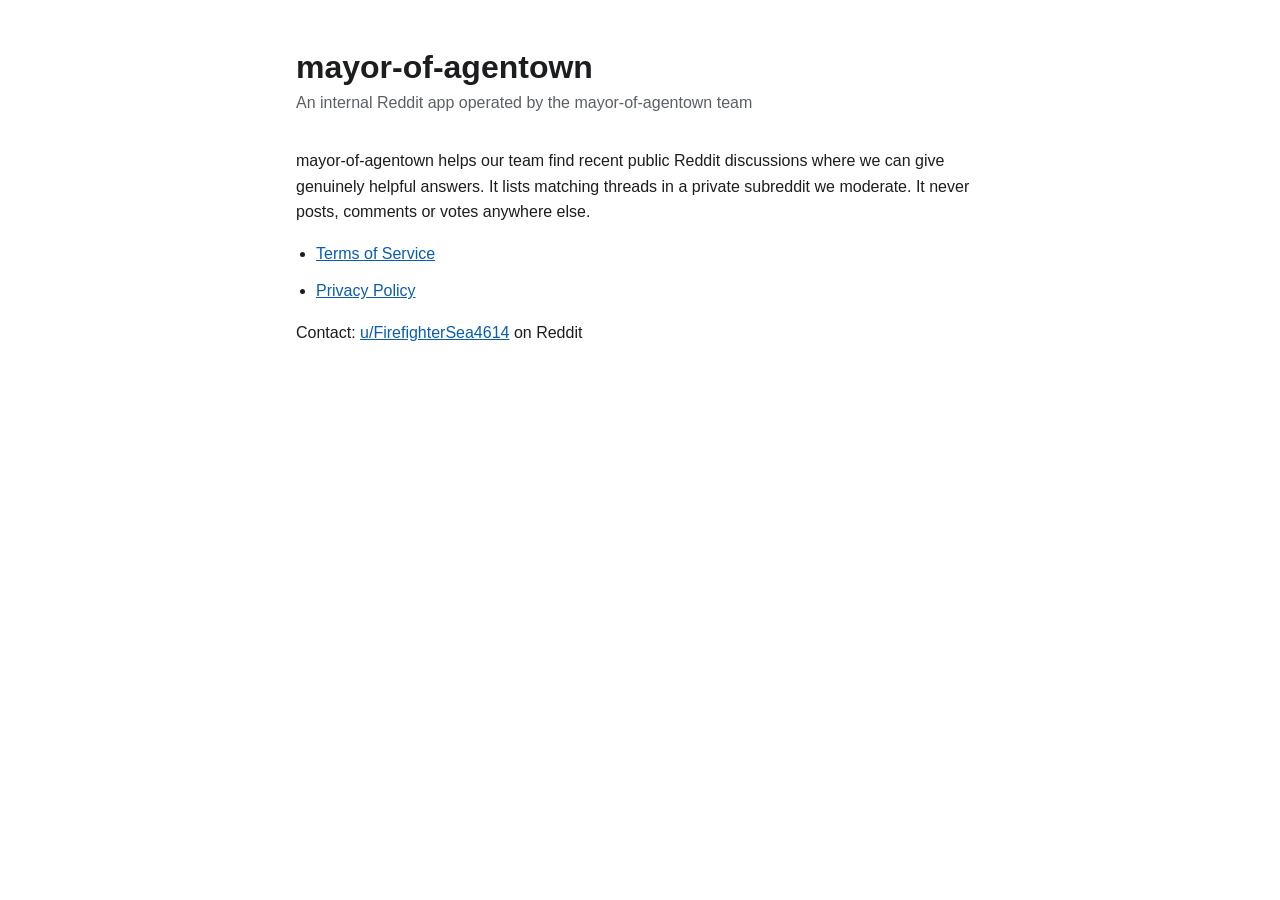
<file: index.html>
<!doctype html>
<html lang="en">
<head>
  <meta charset="utf-8">
  <meta name="viewport" content="width=device-width, initial-scale=1">
  <title>mayor-of-agentown</title>
  <link rel="stylesheet" href="style.css">
</head>
<body>
<main>
  <h1>mayor-of-agentown</h1>
  <p class="meta">An internal Reddit app operated by the mayor-of-agentown team</p>
  <p>mayor-of-agentown helps our team find recent public Reddit discussions where we can give genuinely helpful answers. It lists matching threads in a private subreddit we moderate. It never posts, comments or votes anywhere else.</p>
  <ul>
    <li><a href="terms.html">Terms of Service</a></li>
    <li><a href="privacy.html">Privacy Policy</a></li>
  </ul>
  <p>Contact: <a href="https://www.reddit.com/message/compose/?to=FirefighterSea4614">u/FirefighterSea4614</a> on Reddit</p>
</main>
</body>
</html>
</file>
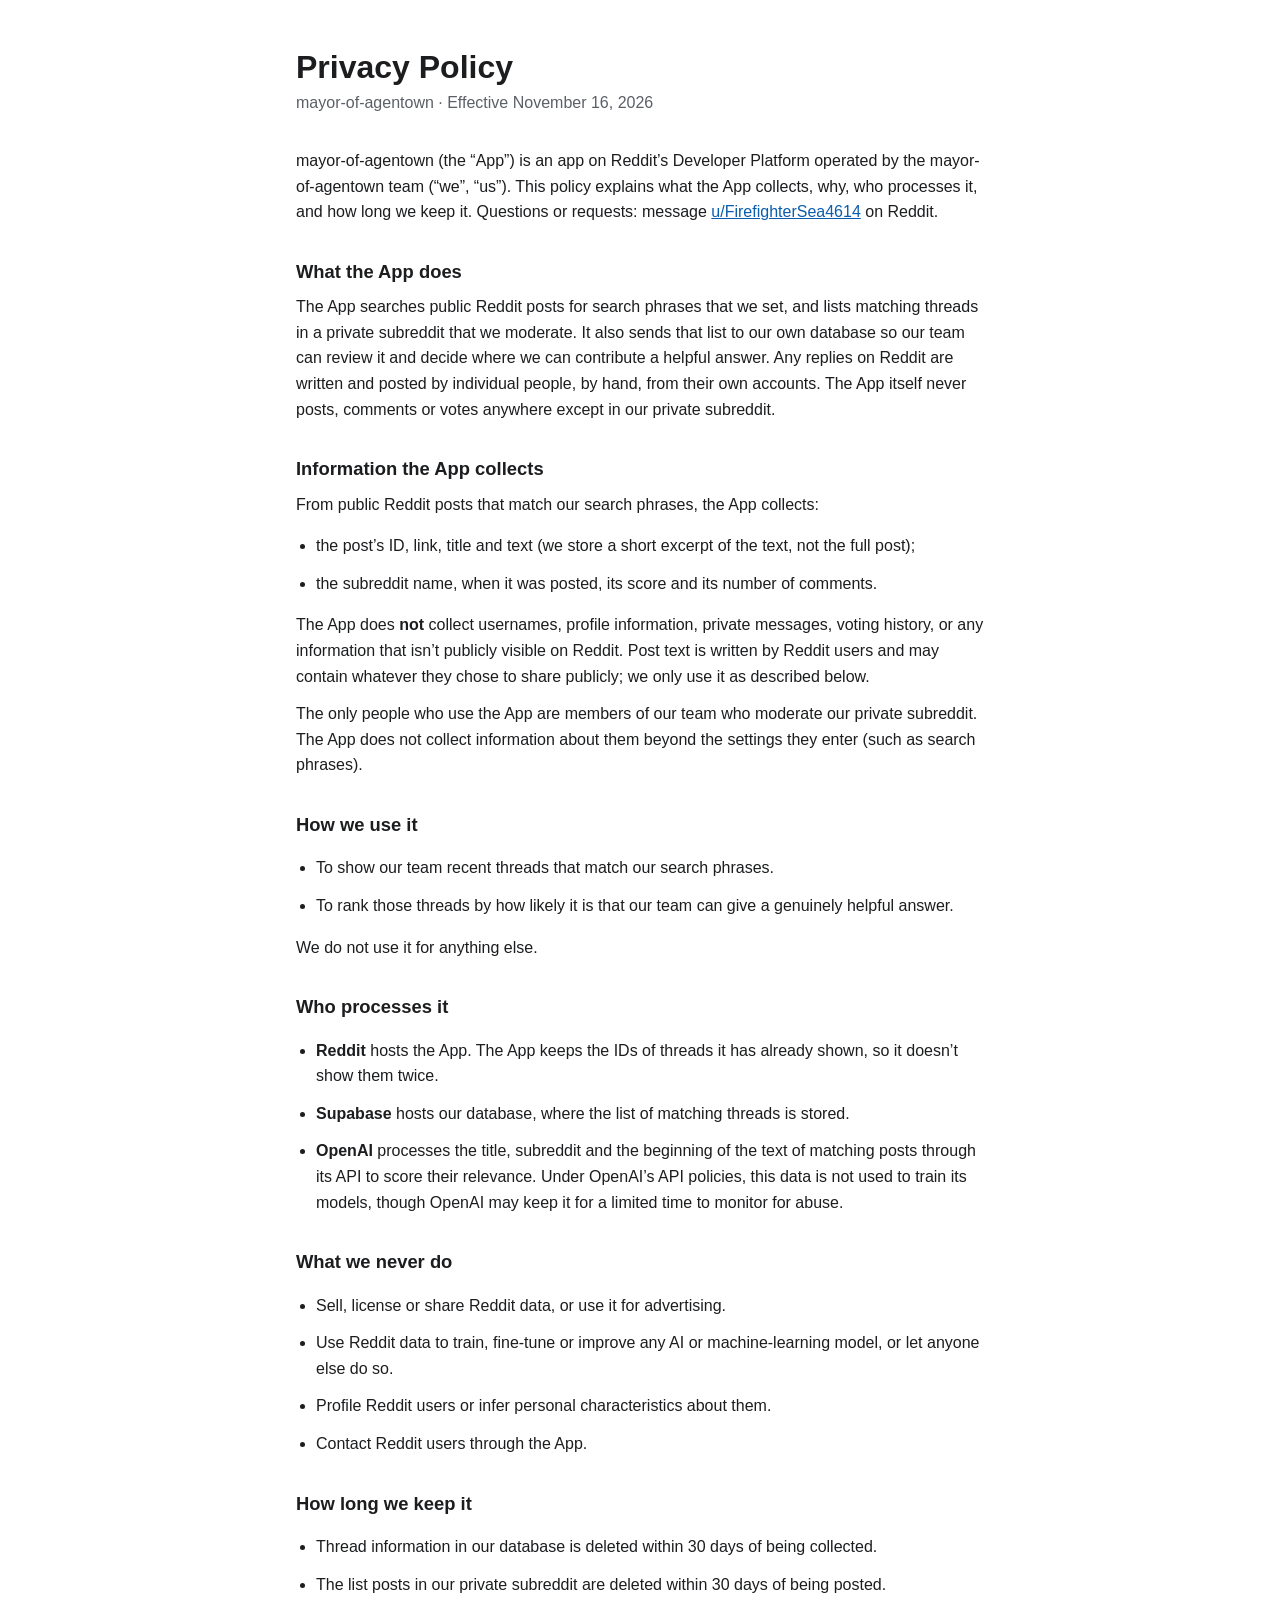
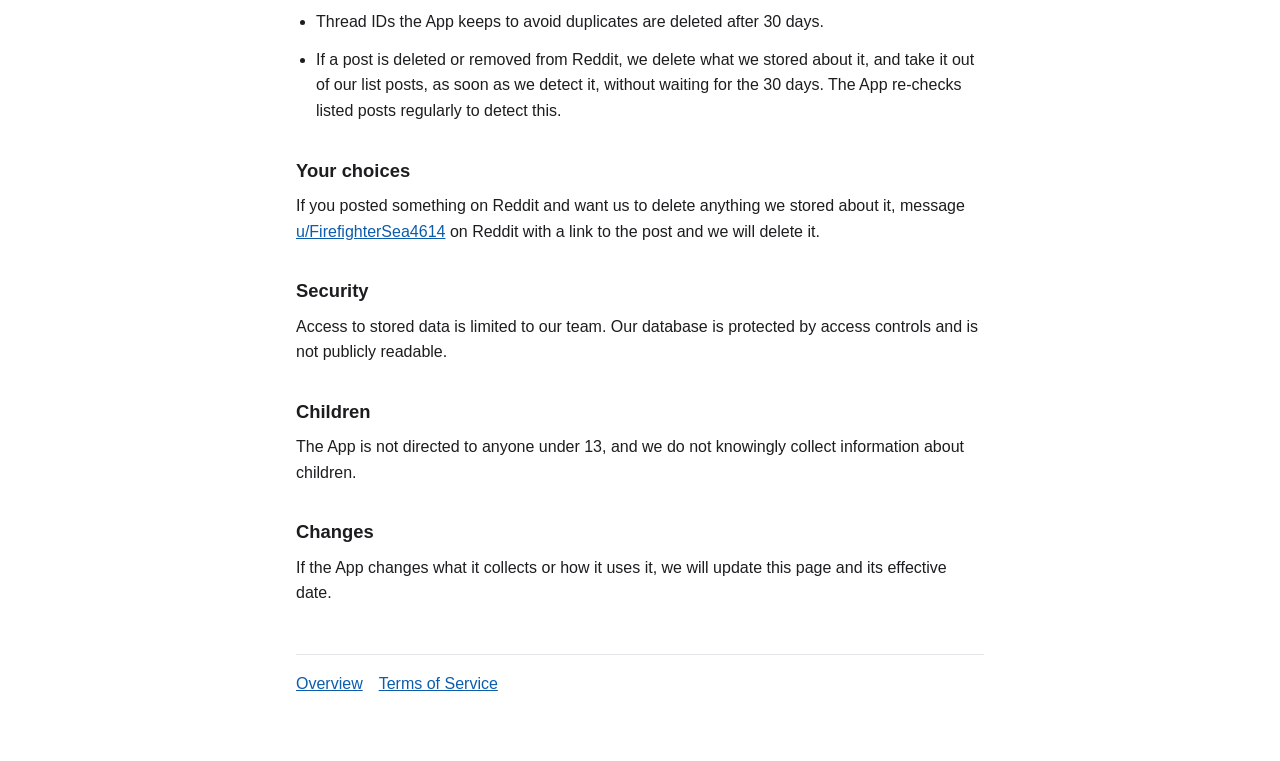
<file: privacy.html>
<!doctype html>
<html lang="en">
<head>
  <meta charset="utf-8">
  <meta name="viewport" content="width=device-width, initial-scale=1">
  <title>Privacy Policy · mayor-of-agentown</title>
  <link rel="stylesheet" href="style.css">
</head>
<body>
<main>
  <h1>Privacy Policy</h1>
  <p class="meta">mayor-of-agentown · Effective November 16, 2026</p>

  <p>mayor-of-agentown (the “App”) is an app on Reddit’s Developer Platform operated by the mayor-of-agentown team (“we”, “us”). This policy explains what the App collects, why, who processes it, and how long we keep it. Questions or requests: message <a href="https://www.reddit.com/message/compose/?to=FirefighterSea4614">u/FirefighterSea4614</a> on Reddit.</p>

  <h2>What the App does</h2>
  <p>The App searches public Reddit posts for search phrases that we set, and lists matching threads in a private subreddit that we moderate. It also sends that list to our own database so our team can review it and decide where we can contribute a helpful answer. Any replies on Reddit are written and posted by individual people, by hand, from their own accounts. The App itself never posts, comments or votes anywhere except in our private subreddit.</p>

  <h2>Information the App collects</h2>
  <p>From public Reddit posts that match our search phrases, the App collects:</p>
  <ul>
    <li>the post’s ID, link, title and text (we store a short excerpt of the text, not the full post);</li>
    <li>the subreddit name, when it was posted, its score and its number of comments.</li>
  </ul>
  <p>The App does <strong>not</strong> collect usernames, profile information, private messages, voting history, or any information that isn’t publicly visible on Reddit. Post text is written by Reddit users and may contain whatever they chose to share publicly; we only use it as described below.</p>
  <p>The only people who use the App are members of our team who moderate our private subreddit. The App does not collect information about them beyond the settings they enter (such as search phrases).</p>

  <h2>How we use it</h2>
  <ul>
    <li>To show our team recent threads that match our search phrases.</li>
    <li>To rank those threads by how likely it is that our team can give a genuinely helpful answer.</li>
  </ul>
  <p>We do not use it for anything else.</p>

  <h2>Who processes it</h2>
  <ul>
    <li><strong>Reddit</strong> hosts the App. The App keeps the IDs of threads it has already shown, so it doesn’t show them twice.</li>
    <li><strong>Supabase</strong> hosts our database, where the list of matching threads is stored.</li>
    <li><strong>OpenAI</strong> processes the title, subreddit and the beginning of the text of matching posts through its API to score their relevance. Under OpenAI’s API policies, this data is not used to train its models, though OpenAI may keep it for a limited time to monitor for abuse.</li>
  </ul>

  <h2>What we never do</h2>
  <ul>
    <li>Sell, license or share Reddit data, or use it for advertising.</li>
    <li>Use Reddit data to train, fine-tune or improve any AI or machine-learning model, or let anyone else do so.</li>
    <li>Profile Reddit users or infer personal characteristics about them.</li>
    <li>Contact Reddit users through the App.</li>
  </ul>

  <h2>How long we keep it</h2>
  <ul>
    <li>Thread information in our database is deleted within 30 days of being collected.</li>
    <li>The list posts in our private subreddit are deleted within 30 days of being posted.</li>
    <li>Thread IDs the App keeps to avoid duplicates are deleted after 30 days.</li>
    <li>If a post is deleted or removed from Reddit, we delete what we stored about it, and take it out of our list posts, as soon as we detect it, without waiting for the 30 days. The App re-checks listed posts regularly to detect this.</li>
  </ul>

  <h2>Your choices</h2>
  <p>If you posted something on Reddit and want us to delete anything we stored about it, message <a href="https://www.reddit.com/message/compose/?to=FirefighterSea4614">u/FirefighterSea4614</a> on Reddit with a link to the post and we will delete it.</p>

  <h2>Security</h2>
  <p>Access to stored data is limited to our team. Our database is protected by access controls and is not publicly readable.</p>

  <h2>Children</h2>
  <p>The App is not directed to anyone under 13, and we do not knowingly collect information about children.</p>

  <h2>Changes</h2>
  <p>If the App changes what it collects or how it uses it, we will update this page and its effective date.</p>

  <nav><a href="./">Overview</a><a href="terms.html">Terms of Service</a></nav>
</main>
</body>
</html>
</file>
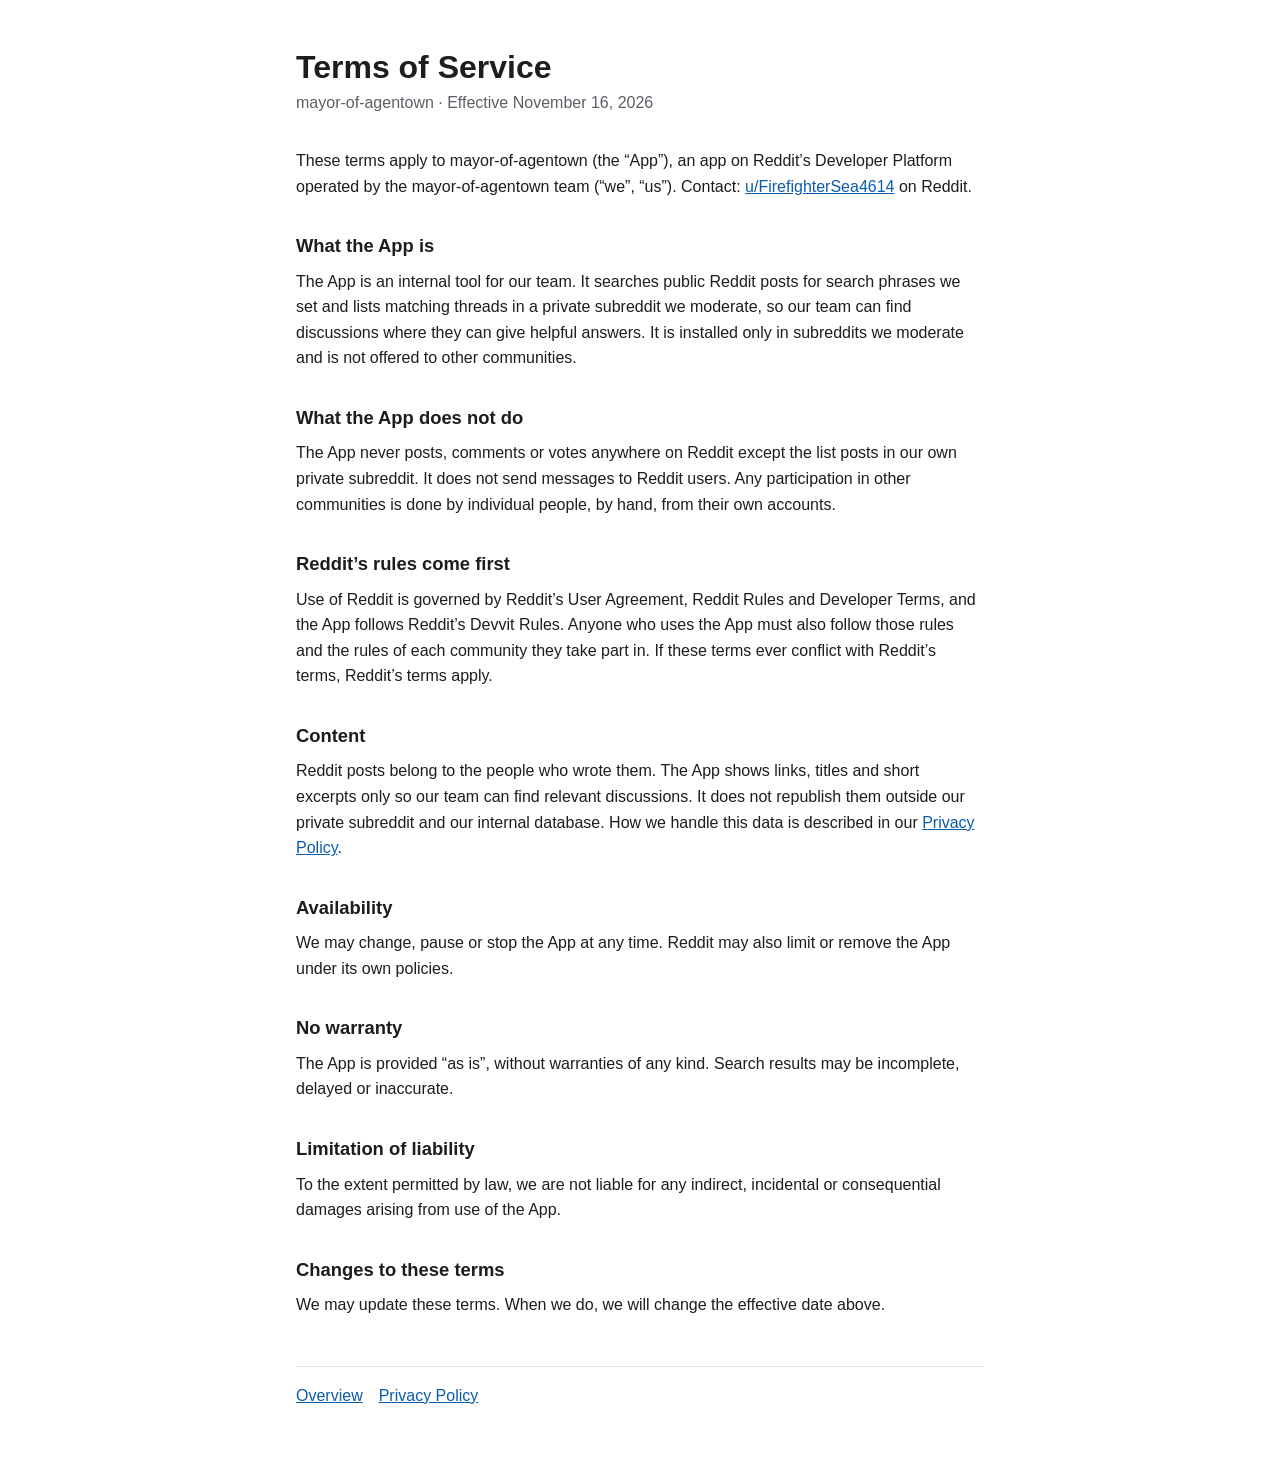
<file: terms.html>
<!doctype html>
<html lang="en">
<head>
  <meta charset="utf-8">
  <meta name="viewport" content="width=device-width, initial-scale=1">
  <title>Terms of Service · mayor-of-agentown</title>
  <link rel="stylesheet" href="style.css">
</head>
<body>
<main>
  <h1>Terms of Service</h1>
  <p class="meta">mayor-of-agentown · Effective November 16, 2026</p>

  <p>These terms apply to mayor-of-agentown (the “App”), an app on Reddit’s Developer Platform operated by the mayor-of-agentown team (“we”, “us”). Contact: <a href="https://www.reddit.com/message/compose/?to=FirefighterSea4614">u/FirefighterSea4614</a> on Reddit.</p>

  <h2>What the App is</h2>
  <p>The App is an internal tool for our team. It searches public Reddit posts for search phrases we set and lists matching threads in a private subreddit we moderate, so our team can find discussions where they can give helpful answers. It is installed only in subreddits we moderate and is not offered to other communities.</p>

  <h2>What the App does not do</h2>
  <p>The App never posts, comments or votes anywhere on Reddit except the list posts in our own private subreddit. It does not send messages to Reddit users. Any participation in other communities is done by individual people, by hand, from their own accounts.</p>

  <h2>Reddit’s rules come first</h2>
  <p>Use of Reddit is governed by Reddit’s User Agreement, Reddit Rules and Developer Terms, and the App follows Reddit’s Devvit Rules. Anyone who uses the App must also follow those rules and the rules of each community they take part in. If these terms ever conflict with Reddit’s terms, Reddit’s terms apply.</p>

  <h2>Content</h2>
  <p>Reddit posts belong to the people who wrote them. The App shows links, titles and short excerpts only so our team can find relevant discussions. It does not republish them outside our private subreddit and our internal database. How we handle this data is described in our <a href="privacy.html">Privacy Policy</a>.</p>

  <h2>Availability</h2>
  <p>We may change, pause or stop the App at any time. Reddit may also limit or remove the App under its own policies.</p>

  <h2>No warranty</h2>
  <p>The App is provided “as is”, without warranties of any kind. Search results may be incomplete, delayed or inaccurate.</p>

  <h2>Limitation of liability</h2>
  <p>To the extent permitted by law, we are not liable for any indirect, incidental or consequential damages arising from use of the App.</p>

  <h2>Changes to these terms</h2>
  <p>We may update these terms. When we do, we will change the effective date above.</p>

  <nav><a href="./">Overview</a><a href="privacy.html">Privacy Policy</a></nav>
</main>
</body>
</html>
</file>
<file: style.css>
:root {
  --bg: #ffffff;
  --text: #1c1d1f;
  --muted: #5b5f66;
  --rule: #e3e5e8;
  --link: #0b5cad;
}
@media (prefers-color-scheme: dark) {
  :root {
    --bg: #141517;
    --text: #e8e9eb;
    --muted: #a3a7ad;
    --rule: #2c2e32;
    --link: #7db4f0;
  }
}
* { box-sizing: border-box; }
body {
  margin: 0;
  background: var(--bg);
  color: var(--text);
  font: 16px/1.6 -apple-system, BlinkMacSystemFont, "Segoe UI", Roboto, Helvetica, Arial, sans-serif;
}
main {
  max-width: 720px;
  margin: 0 auto;
  padding: 48px 16px 64px;
}
h1 { font-size: 2rem; line-height: 1.2; margin: 0 0 4px; }
h2 { font-size: 1.15rem; margin: 32px 0 8px; }
p, li { margin: 0 0 12px; }
ul { padding-left: 20px; }
a { color: var(--link); }
.meta { color: var(--muted); margin-bottom: 32px; }
nav { border-top: 1px solid var(--rule); margin-top: 48px; padding-top: 16px; color: var(--muted); }
nav a { margin-right: 16px; }
</file>
